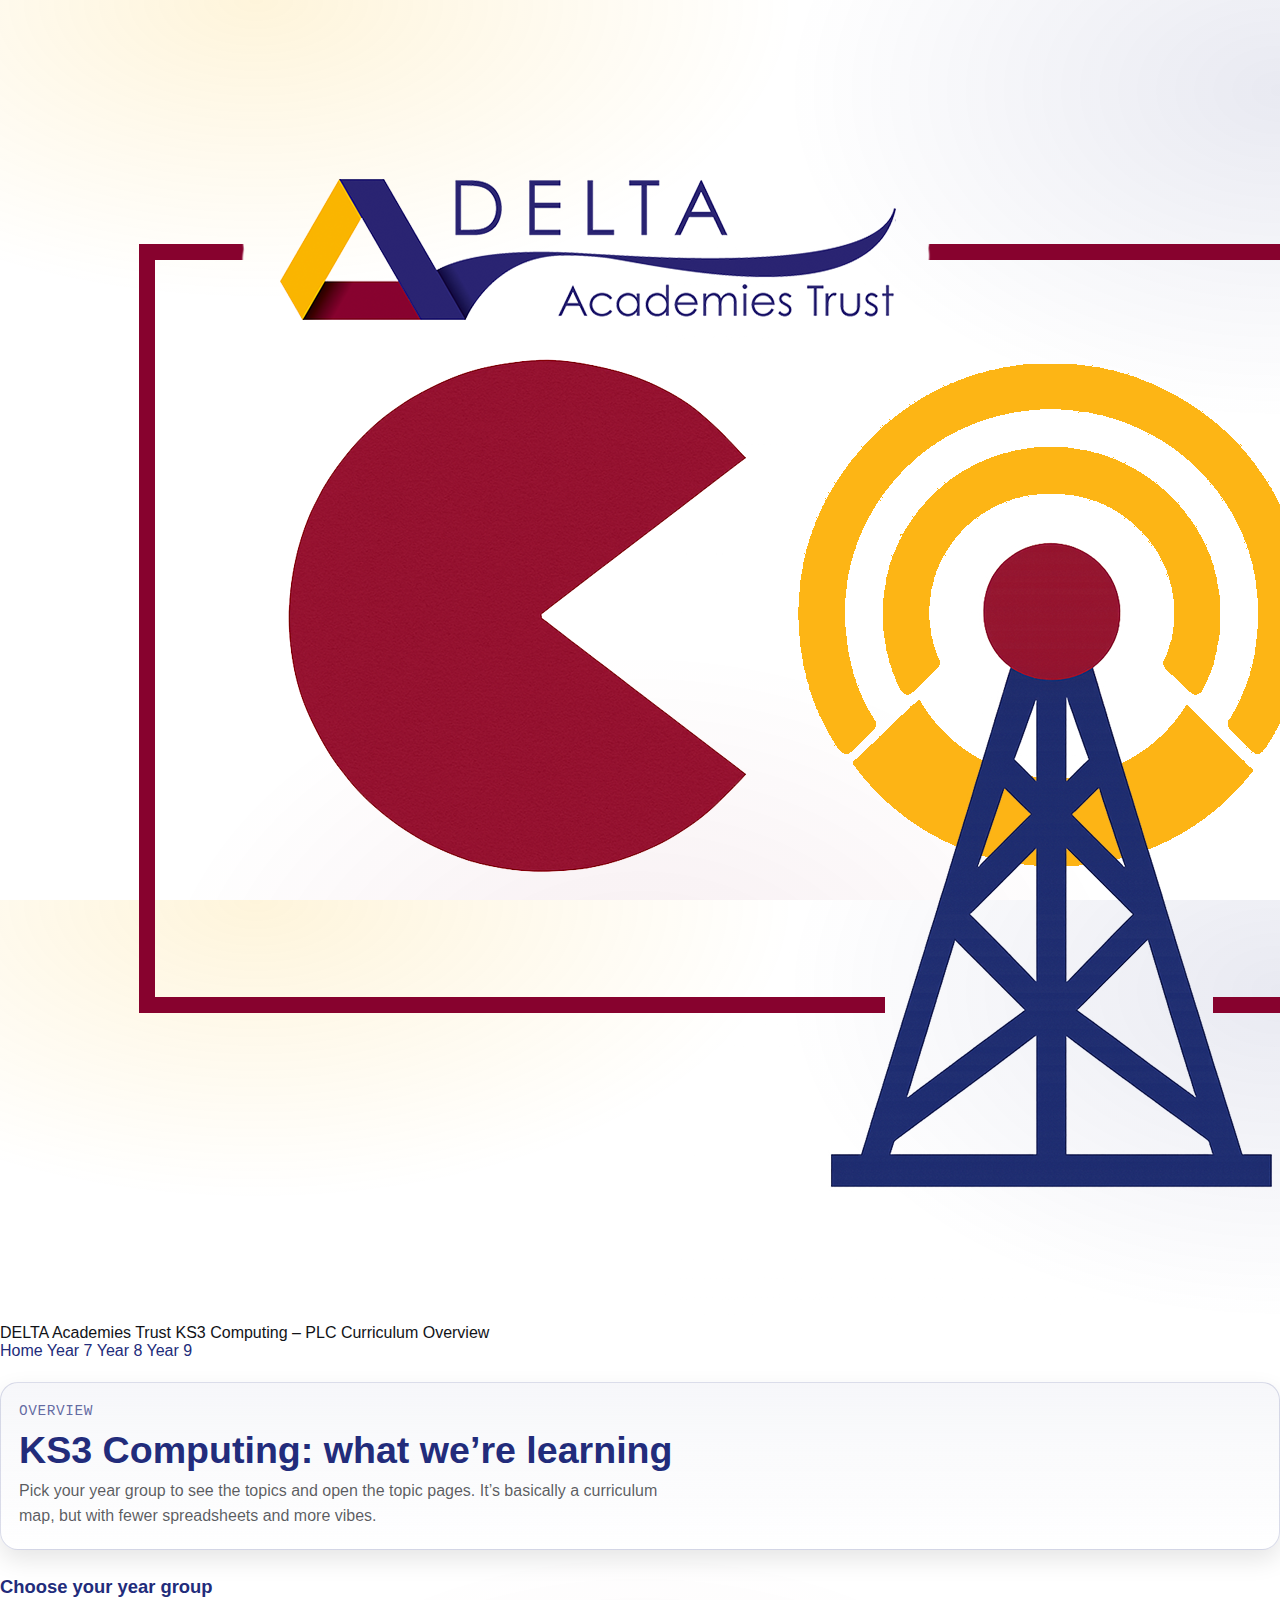
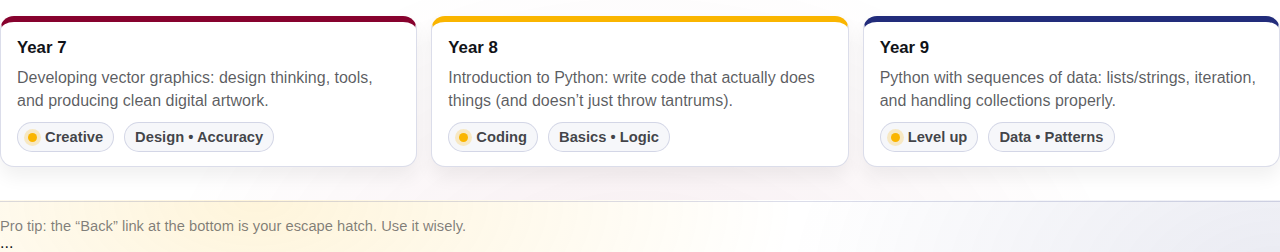
<file: index.html>
<!doctype html>
<html lang="en">
<head>
  <meta charset="utf-8" />
  <meta name="viewport" content="width=device-width,initial-scale=1" />
  <title>KS3 Computing • Overview</title>
  <link rel="stylesheet" href="assets/css/delta.css" />
</head>

<body>
  <div class="page">
    <header>
  <div class="header-inner">
    <div class="brand-block">
      <div class="brand-logo-pill">
        <img src="assets/img/computing.png" alt="Computing logo" class="brand-logo" />
      </div>
      <div class="brand-text">
        DELTA Academies Trust
        <span>KS3 Computing – PLC Curriculum Overview</span>
      </div>
    </div>

    <nav class="main-nav" aria-label="Primary">
      <a href="index.html" class="nav-home">Home</a>
      <a href="year7/index.html" class="nav-y7">Year 7</a>
      <a href="year8/index.html" class="nav-y8">Year 8</a>
      <a href="year9/index.html" class="nav-y9">Year 9</a>
    </nav>
  </div>
</header>

    <main>
      <div class="app-shell">
        <section class="hero">
      <div class="kicker">Overview</div>
      <h1>KS3 Computing: what we’re learning</h1>
      <p class="lede">
        Pick your year group to see the topics and open the topic pages. It’s basically a curriculum map,
        but with fewer spreadsheets and more vibes.
      </p>
    </section>

    <h2 class="section-title">Choose your year group</h2>
    <section class="grid" aria-label="Year groups">
      <a class="card y7-head" href="year7/index.html">
        <h3>Year 7</h3>
        <p>Developing vector graphics: design thinking, tools, and producing clean digital artwork.</p>
        <div class="meta">
          <span class="pill"><span class="dot"></span> Creative</span>
          <span class="pill">Design • Accuracy</span>
        </div>
      </a>

      <a class="card y8-head" href="year8/index.html">
        <h3>Year 8</h3>
        <p>Introduction to Python: write code that actually does things (and doesn’t just throw tantrums).</p>
        <div class="meta">
          <span class="pill"><span class="dot"></span> Coding</span>
          <span class="pill">Basics • Logic</span>
        </div>
      </a>

      <a class="card y9-head" href="year9/index.html">
        <h3>Year 9</h3>
        <p>Python with sequences of data: lists/strings, iteration, and handling collections properly.</p>
        <div class="meta">
          <span class="pill"><span class="dot"></span> Level up</span>
          <span class="pill">Data • Patterns</span>
        </div>
      </a>
    </section>

    <footer class="footer">
      <div>Pro tip: the “Back” link at the bottom is your escape hatch. Use it wisely.</div>
    </footer>
      </div>
    </main>

    <footer>...</footer>
  </div>

  <script src="assets/js/site.js"></script>
  <style>    /* Subtle accents per card (optional, helps scanning) */
    .y7-head { border-top: 6px solid var(--delta-purple); }
    .y8-head { border-top: 6px solid var(--delta-yellow); }
    .y9-head { border-top: 6px solid var(--delta-blue); }</style>
</body>

</html>
</file>
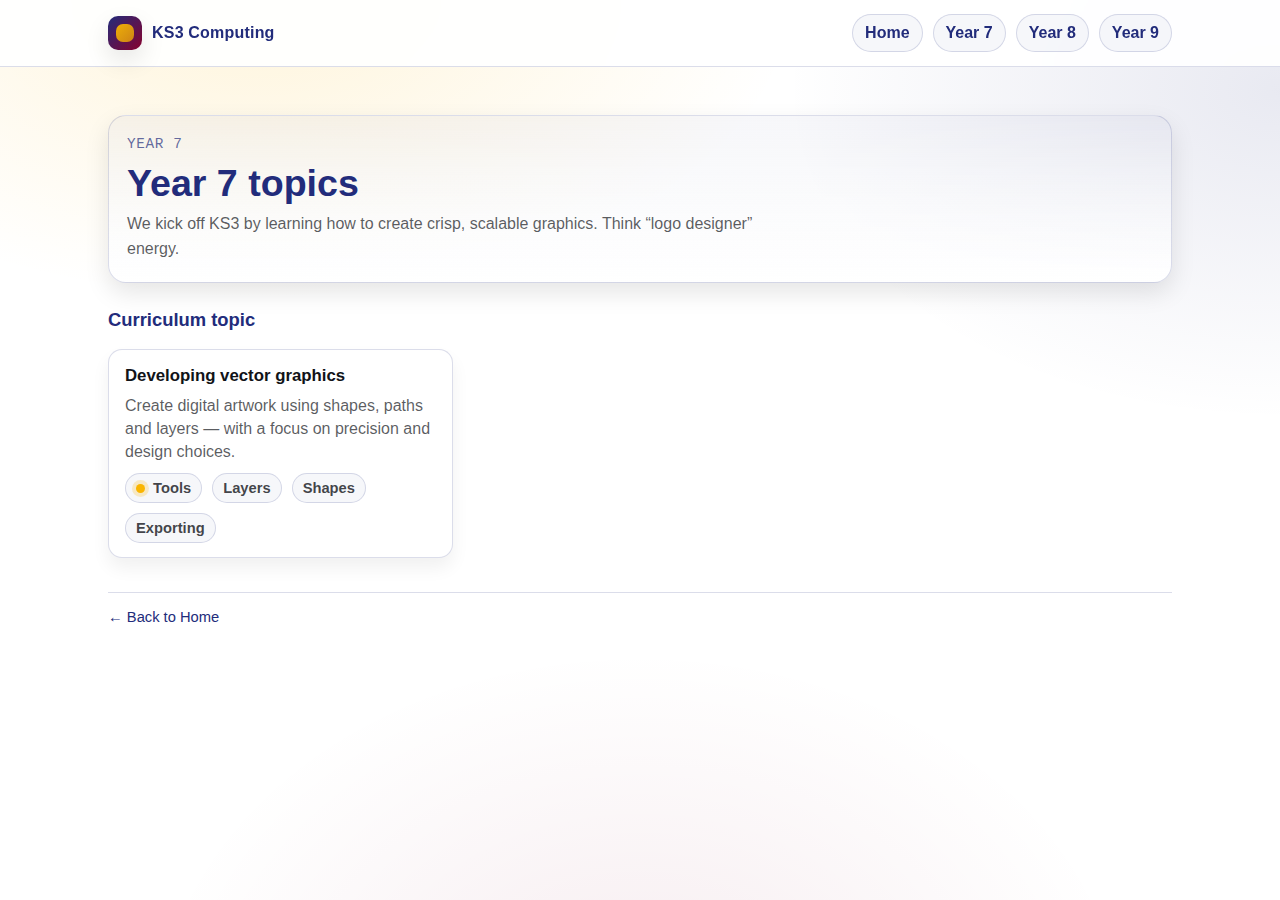
<file: year7/index.html>
<!doctype html>
<html lang="en">
<head>
  <meta charset="utf-8" />
  <meta name="viewport" content="width=device-width,initial-scale=1" />
  <title>Year 7 • KS3 Computing</title>

  <!-- Delta styling -->
  <link rel="stylesheet" href="../assets/css/delta.css" />
</head>

<body>
  <!-- =========================
       Top Navigation Bar
  ========================== -->
  <header class="topbar">
    <div class="topbar-inner">
      <div class="brand">
        <div class="brand-badge" aria-hidden="true"></div>
        <div>KS3 Computing</div>
      </div>

      <nav class="nav" aria-label="Primary">
        <a href="../index.html">Home</a>
        <a href="../year7/index.html">Year 7</a>
        <a href="../year8/index.html">Year 8</a>
        <a href="../year9/index.html">Year 9</a>
      </nav>
    </div>
  </header>

  <!-- =========================
       Main Content
  ========================== -->
  <main class="container">

    <!-- Hero / Overview -->
    <section class="hero">
      <div class="kicker" data-year-kicker>Year 7</div>
      <h1 data-year-title>Year 7 topics</h1>
      <p class="lede" data-year-overview>
        <!-- Loaded from topics.json -->
      </p>
    </section>

    <!-- Topics -->
    <h2 class="section-title">Curriculum topic</h2>

    <section
      class="grid"
      aria-label="Year 7 topics"
      data-topic-grid>
      <!-- Topic cards injected here by topics-loader.js -->
    </section>

    <!-- Footer -->
    <footer class="footer">
      <div>
        <a href="../index.html">← Back to Home</a>
      </div>
    </footer>

  </main>

  <!-- =========================
       Scripts
  ========================== -->
  <script src="../assets/js/site.js"></script>
  <script src="../assets/js/topics-loader.js"></script>

</body>
</html>
</file>
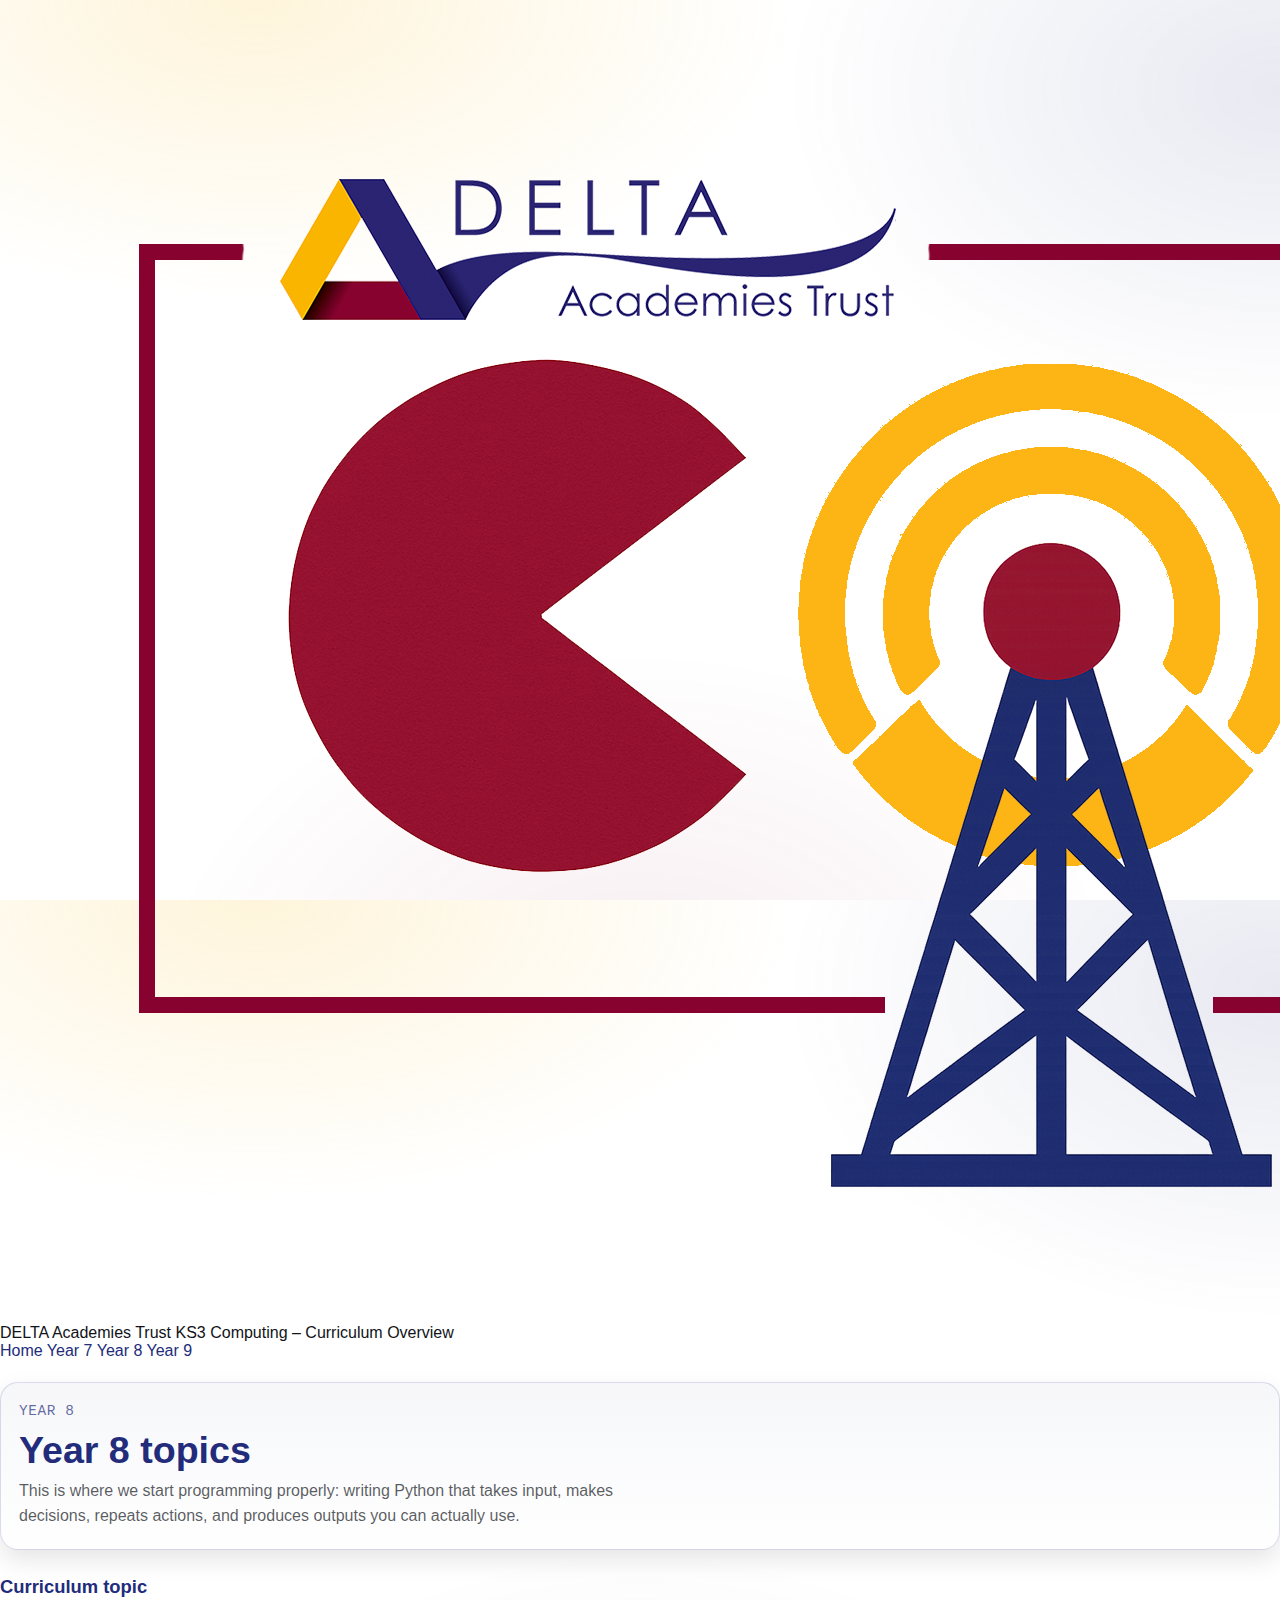
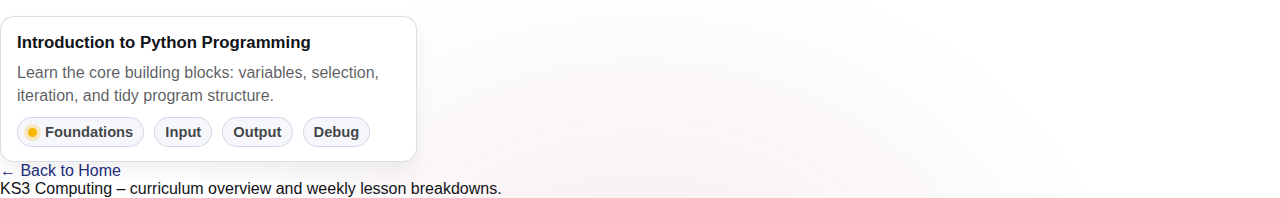
<file: year8/index.html>
<!doctype html>
<html lang="en">
<head>
  <meta charset="utf-8" />
  <meta name="viewport" content="width=device-width,initial-scale=1" />
  <title>Year 8 • KS3 Computing</title>

  <!-- Site styling (Binary Explainers-style template) -->
  <link rel="stylesheet" href="../assets/css/delta.css" />
</head>

<body>
  <div class="page">
    <!-- HEADER (Binary Explainers structure) -->
    <header>
      <div class="header-inner">
        <div class="brand-block">
          <div class="brand-logo-pill">
            <img src="../assets/img/computing.png" alt="Computing logo" class="brand-logo" />
          </div>
          <div class="brand-text">
            DELTA Academies Trust
            <span>KS3 Computing – Curriculum Overview</span>
          </div>
        </div>

        <nav class="main-nav" aria-label="Primary">
          <a href="../index.html" class="nav-home">Home</a>
          <a href="../year7/index.html" class="nav-y7">Year 7</a>
          <a href="../year8/index.html" class="nav-y8">Year 8</a>
          <a href="../year9/index.html" class="nav-y9">Year 9</a>
        </nav>
      </div>
    </header>

    <!-- MAIN -->
    <main>
      <div class="app-shell">
        <!-- Hero / Overview -->
        <section class="hero" aria-label="Year overview">
          <div class="kicker" data-year-kicker>Year 8</div>
          <h1 data-year-title>Year 8 topics</h1>
          <p class="lede" data-year-overview>
            <!-- Loaded from topics.json -->
          </p>
        </section>

        <!-- Topics -->
        <h2 class="section-title">Curriculum topic</h2>

        <section class="grid" aria-label="Year 8 topics" data-topic-grid>
          <!-- Topic cards injected here by topics-loader.js -->
        </section>

        <!-- Optional in-shell back link (keeps footer clean) -->
        <div>
          <a href="../index.html">← Back to Home</a>
        </div>
      </div>
    </main>

    <!-- FOOTER -->
    <footer>
      KS3 Computing – curriculum overview and weekly lesson breakdowns.
    </footer>
  </div>

  <!-- Scripts (keep paths the same for JSON loaders) -->
  <script src="../assets/js/site.js"></script>
  <script src="../assets/js/topics-loader.js"></script>
</body>
</html>
</file>
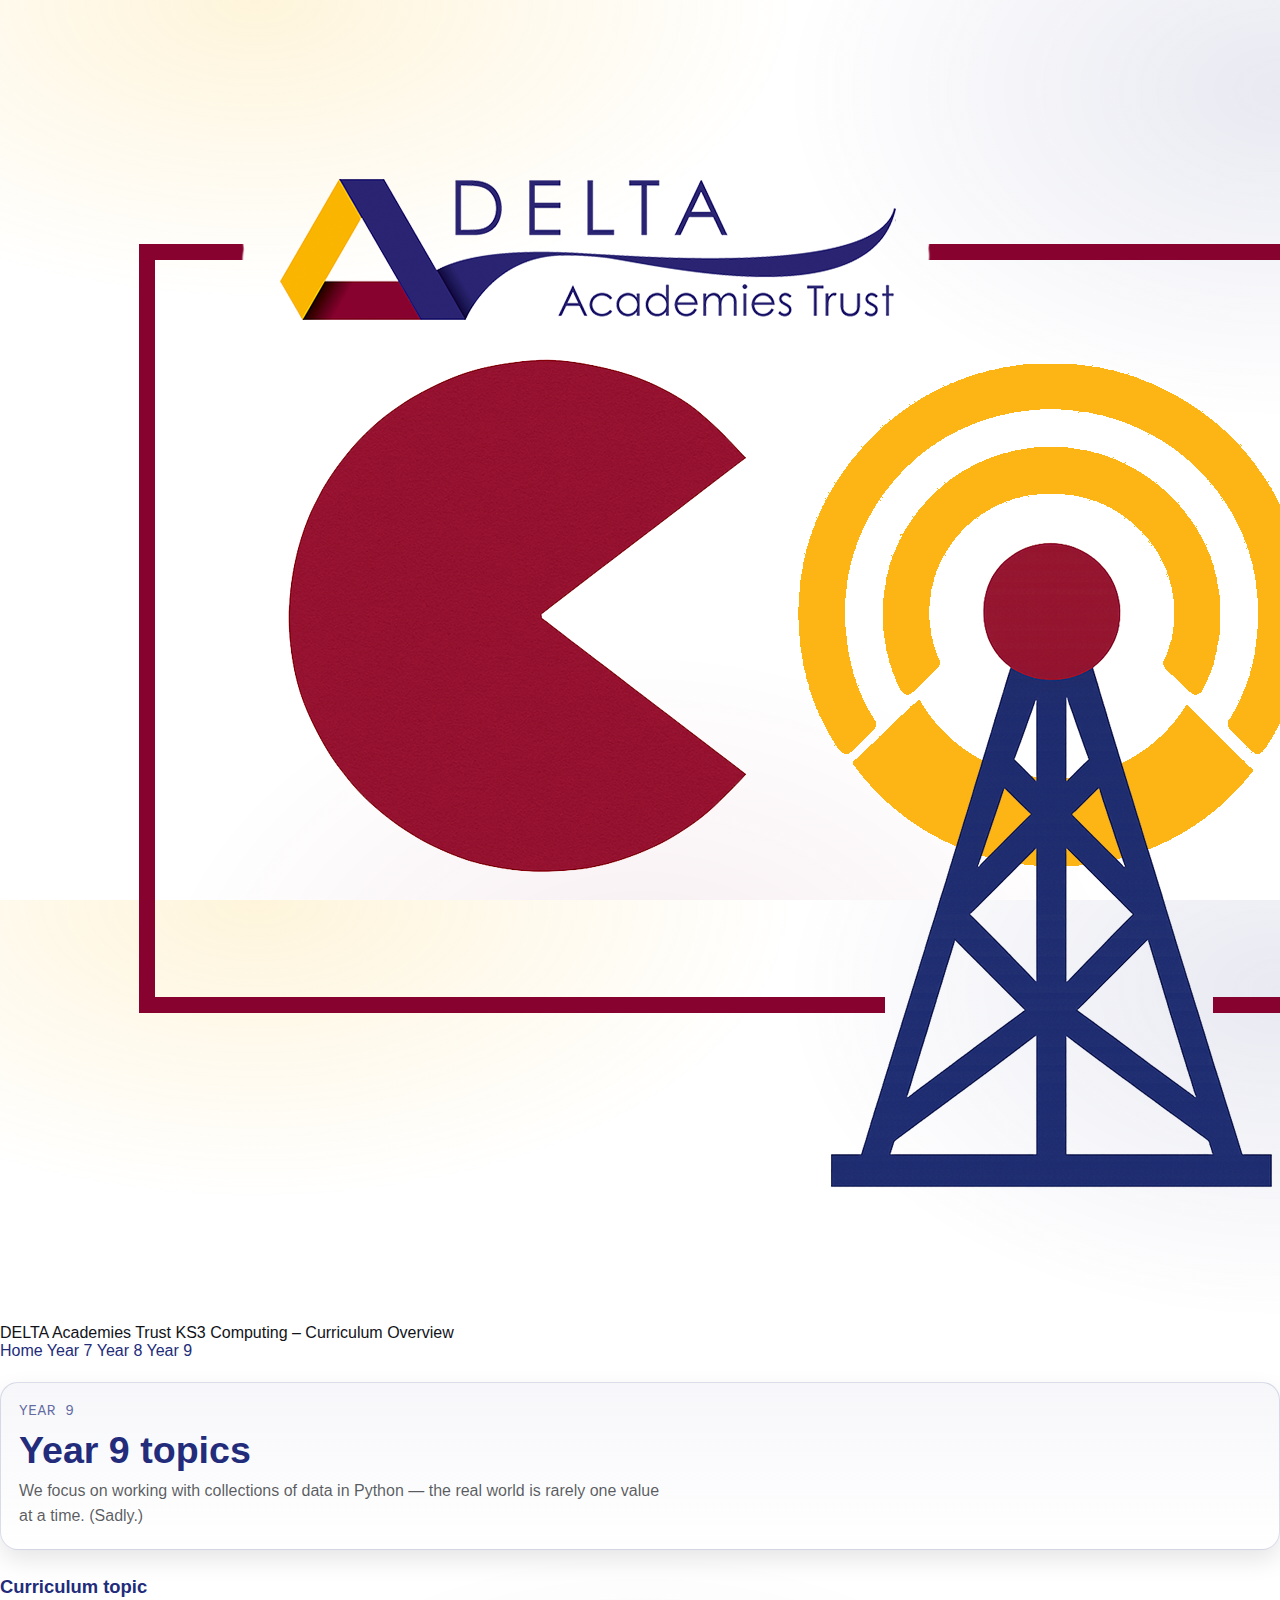
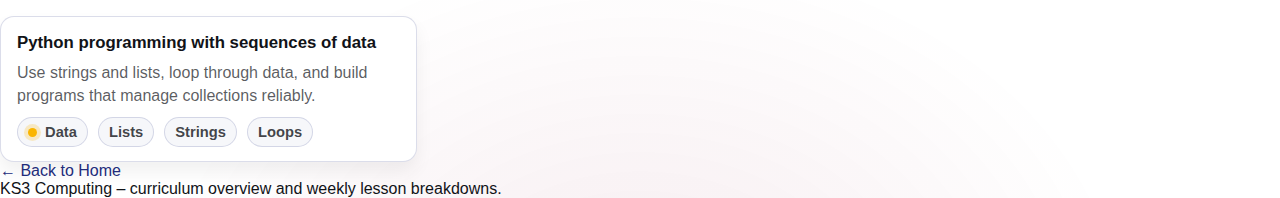
<file: year9/index.html>
<!doctype html>
<html lang="en">
<head>
  <meta charset="utf-8" />
  <meta name="viewport" content="width=device-width,initial-scale=1" />
  <title>Year 9 • KS3 Computing</title>

  <!-- Site styling (Binary Explainers-style template) -->
  <link rel="stylesheet" href="../assets/css/delta.css" />
</head>

<body>
  <div class="page">
    <!-- HEADER (Binary Explainers structure) -->
    <header>
      <div class="header-inner">
        <div class="brand-block">
          <div class="brand-logo-pill">
            <img src="../assets/img/computing.png" alt="Computing logo" class="brand-logo" />
          </div>
          <div class="brand-text">
            DELTA Academies Trust
            <span>KS3 Computing – Curriculum Overview</span>
          </div>
        </div>

        <nav class="main-nav" aria-label="Primary">
          <a href="../index.html" class="nav-home">Home</a>
          <a href="../year7/index.html" class="nav-y7">Year 7</a>
          <a href="../year8/index.html" class="nav-y8">Year 8</a>
          <a href="../year9/index.html" class="nav-y9">Year 9</a>
        </nav>
      </div>
    </header>

    <!-- MAIN -->
    <main>
      <div class="app-shell">
        <!-- Hero / Overview -->
        <section class="hero" aria-label="Year overview">
          <div class="kicker" data-year-kicker>Year 9</div>
          <h1 data-year-title>Year 9 topics</h1>
          <p class="lede" data-year-overview>
            <!-- Loaded from topics.json -->
          </p>
        </section>

        <!-- Topics -->
        <h2 class="section-title">Curriculum topic</h2>

        <section class="grid" aria-label="Year 9 topics" data-topic-grid>
          <!-- Topic cards injected here by topics-loader.js -->
        </section>

        <!-- Optional in-shell back link (keeps footer clean) -->
        <div>
          <a href="../index.html">← Back to Home</a>
        </div>
      </div>
    </main>

    <!-- FOOTER -->
    <footer>
      KS3 Computing – curriculum overview and weekly lesson breakdowns.
    </footer>
  </div>

  <!-- Scripts (keep paths the same for JSON loaders) -->
  <script src="../assets/js/site.js"></script>
  <script src="../assets/js/topics-loader.js"></script>
</body>
</html>
</file>
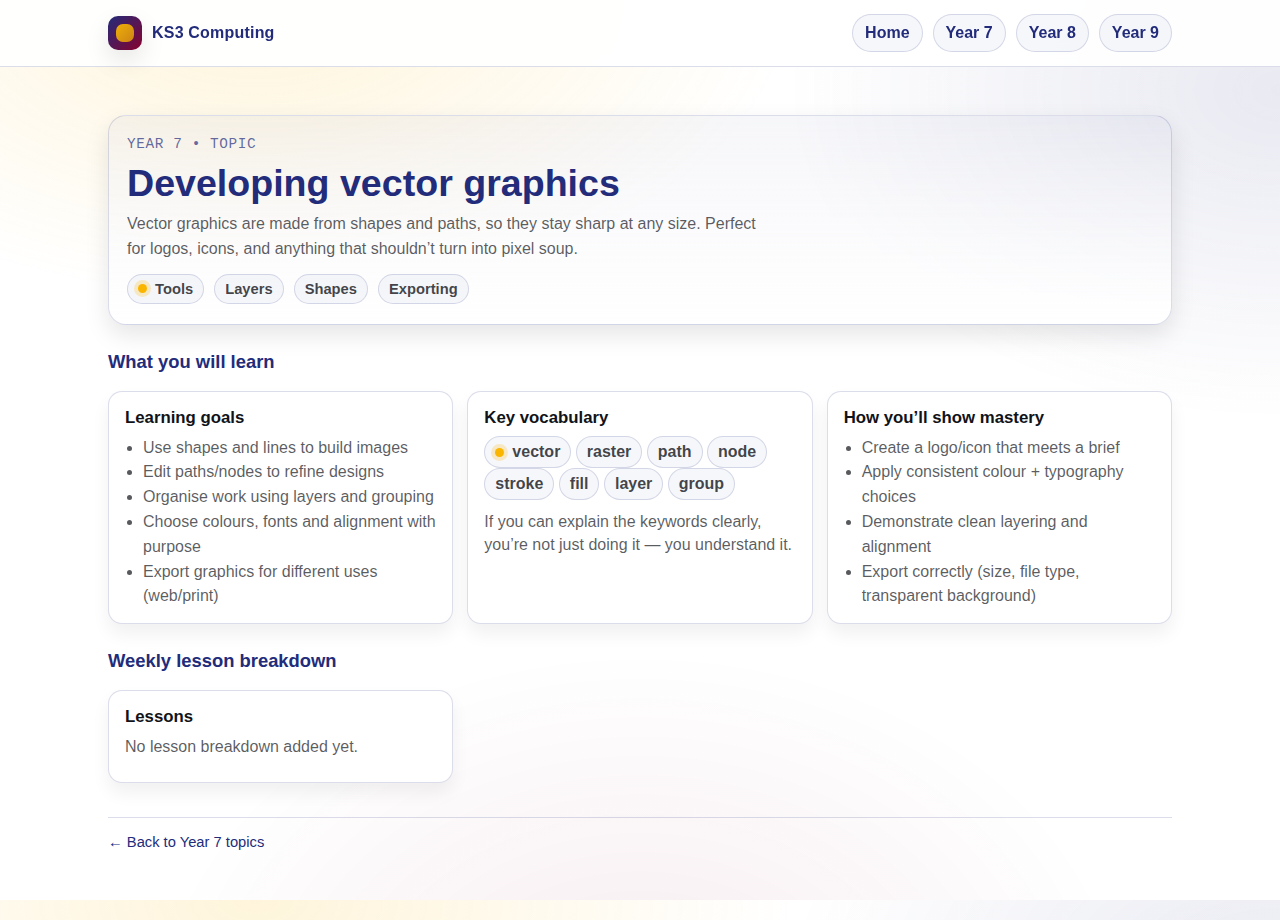
<file: year7/developing-vector-graphics.html>
<!doctype html>
<html lang="en">
<head>
  <meta charset="utf-8" />
  <meta name="viewport" content="width=device-width,initial-scale=1" />
  <title>Year 7 • Topic</title>
  <link rel="stylesheet" href="../assets/css/delta.css" />
</head>
<body>
  <header class="topbar">
    <div class="topbar-inner">
      <div class="brand">
        <div class="brand-badge" aria-hidden="true"></div>
        <div>KS3 Computing</div>
      </div>
      <nav class="nav" aria-label="Primary">
        <a href="../index.html">Home</a>
        <a href="../year7/index.html">Year 7</a>
        <a href="../year8/index.html">Year 8</a>
        <a href="../year9/index.html">Year 9</a>
      </nav>
    </div>
  </header>

  <main class="container">
    <section class="hero">
      <div class="kicker" data-topic-kicker>Year 7 • Topic</div>
      <h1 data-topic-title>Topic title</h1>
      <p class="lede" data-topic-intro></p>
      <div class="meta" style="margin-top:12px;" data-topic-tags></div>
    </section>

    <h2 class="section-title">What you will learn</h2>
    <section class="grid" aria-label="Learning goals">
      <div class="card">
        <h3>Learning goals</h3>
<ul data-learning-goals>
  <li>Loading…</li>
</ul>

      </div>

      <div class="card">
        <h3>Key vocabulary</h3>
        <div data-topic-keywords></div>
        <p class="lede" style="margin-top:10px;">
          If you can explain the keywords clearly, you’re not just doing it — you understand it.
        </p>
      </div>

      <div class="card">
        <h3>How you’ll show mastery</h3>
<ul data-mastery>
  <li>Loading…</li>
</ul>

      </div>
    </section>
	
<h2 class="section-title">Weekly lesson breakdown</h2>

<section class="grid" aria-label="Weekly breakdown" data-lessons-grid>
  <!-- Lesson cards injected here -->
</section>


    <footer class="footer">
      <div><a href="index.html">← Back to Year 7 topics</a></div>
    </footer>
  </main>

  <script src="../assets/js/site.js"></script>
  <script src="../assets/js/topic-page-loader.js"></script>
</body>
</html>
</file>
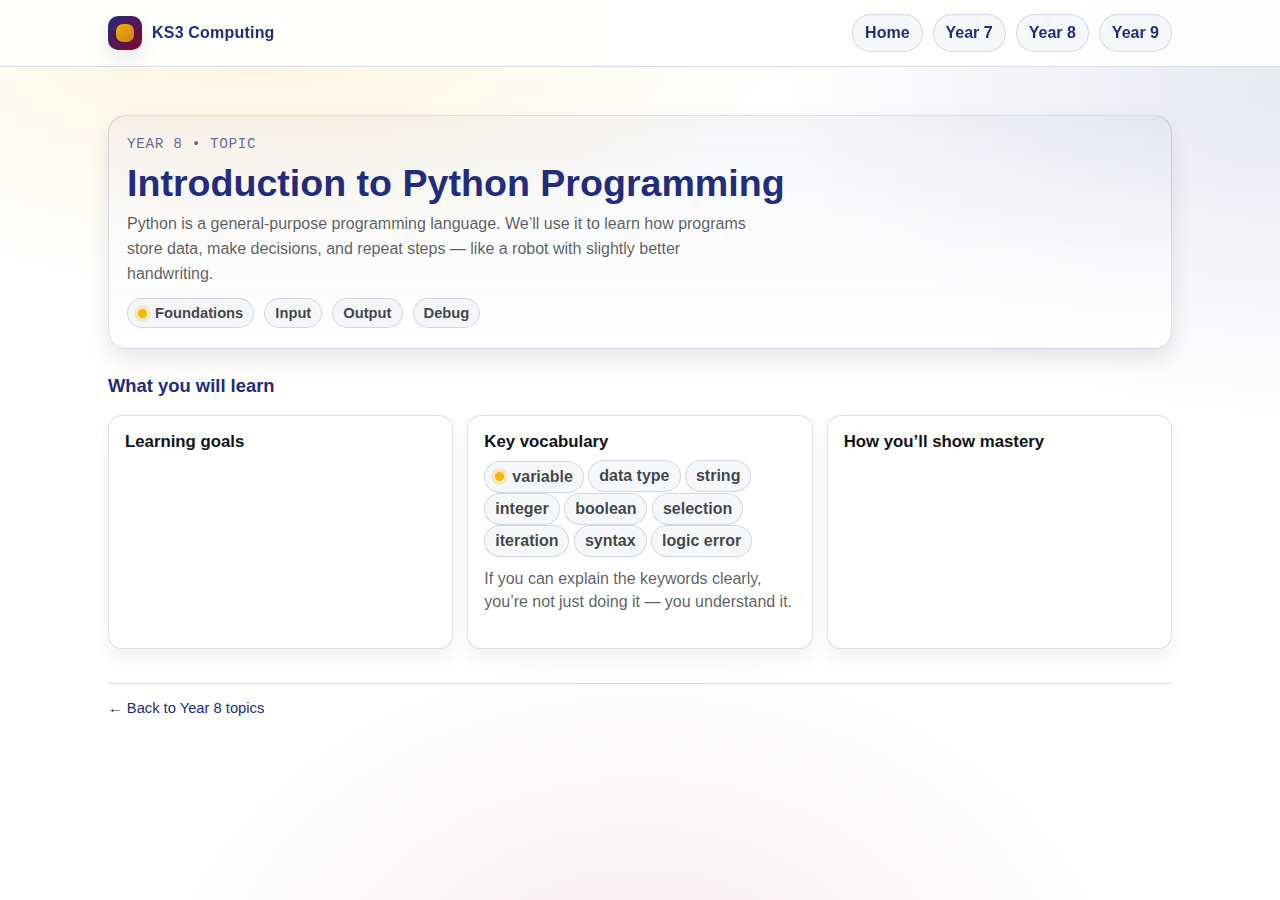
<file: year8/intro-python-programming.html>
<!doctype html>
<html lang="en">
<head>
  <meta charset="utf-8" />
  <meta name="viewport" content="width=device-width,initial-scale=1" />
  <title>Year 8 • Topic</title>
  <link rel="stylesheet" href="../assets/css/delta.css" />
</head>
<body>
  <header class="topbar">
    <div class="topbar-inner">
      <div class="brand">
        <div class="brand-badge" aria-hidden="true"></div>
        <div>KS3 Computing</div>
      </div>
      <nav class="nav" aria-label="Primary">
        <a href="../index.html">Home</a>
        <a href="../year7/index.html">Year 7</a>
        <a href="../year8/index.html">Year 8</a>
        <a href="../year9/index.html">Year 9</a>
      </nav>
    </div>
  </header>

  <main class="container">
    <section class="hero">
      <div class="kicker" data-topic-kicker>Year 8 • Topic</div>
      <h1 data-topic-title>Topic title</h1>
      <p class="lede" data-topic-intro></p>
      <div class="meta" style="margin-top:12px;" data-topic-tags></div>
    </section>

    <h2 class="section-title">What you will learn</h2>
    <section class="grid" aria-label="Learning goals">
      <div class="card">
        <h3>Learning goals</h3>
        <ul data-learning-goals style="margin:0; padding-left: 18px; color: rgba(255,255,255,0.75); line-height:1.55;">
          <li>Loading…</li>
        </ul>
      </div>

      <div class="card">
        <h3>Key vocabulary</h3>
        <div data-topic-keywords></div>
        <p class="lede" style="margin-top:10px;">
          If you can explain the keywords clearly, you’re not just doing it — you understand it.
        </p>
      </div>

      <div class="card">
        <h3>How you’ll show mastery</h3>
        <ul data-mastery style="margin:0; padding-left: 18px; color: rgba(255,255,255,0.75); line-height:1.55;">
          <li>Loading…</li>
        </ul>
      </div>
    </section>

    <footer class="footer">
      <div><a href="index.html">← Back to Year 8 topics</a></div>
    </footer>
  </main>

  <script src="../assets/js/site.js"></script>
  <script src="../assets/js/topic-page-loader.js"></script>
</body>
</html>
</file>
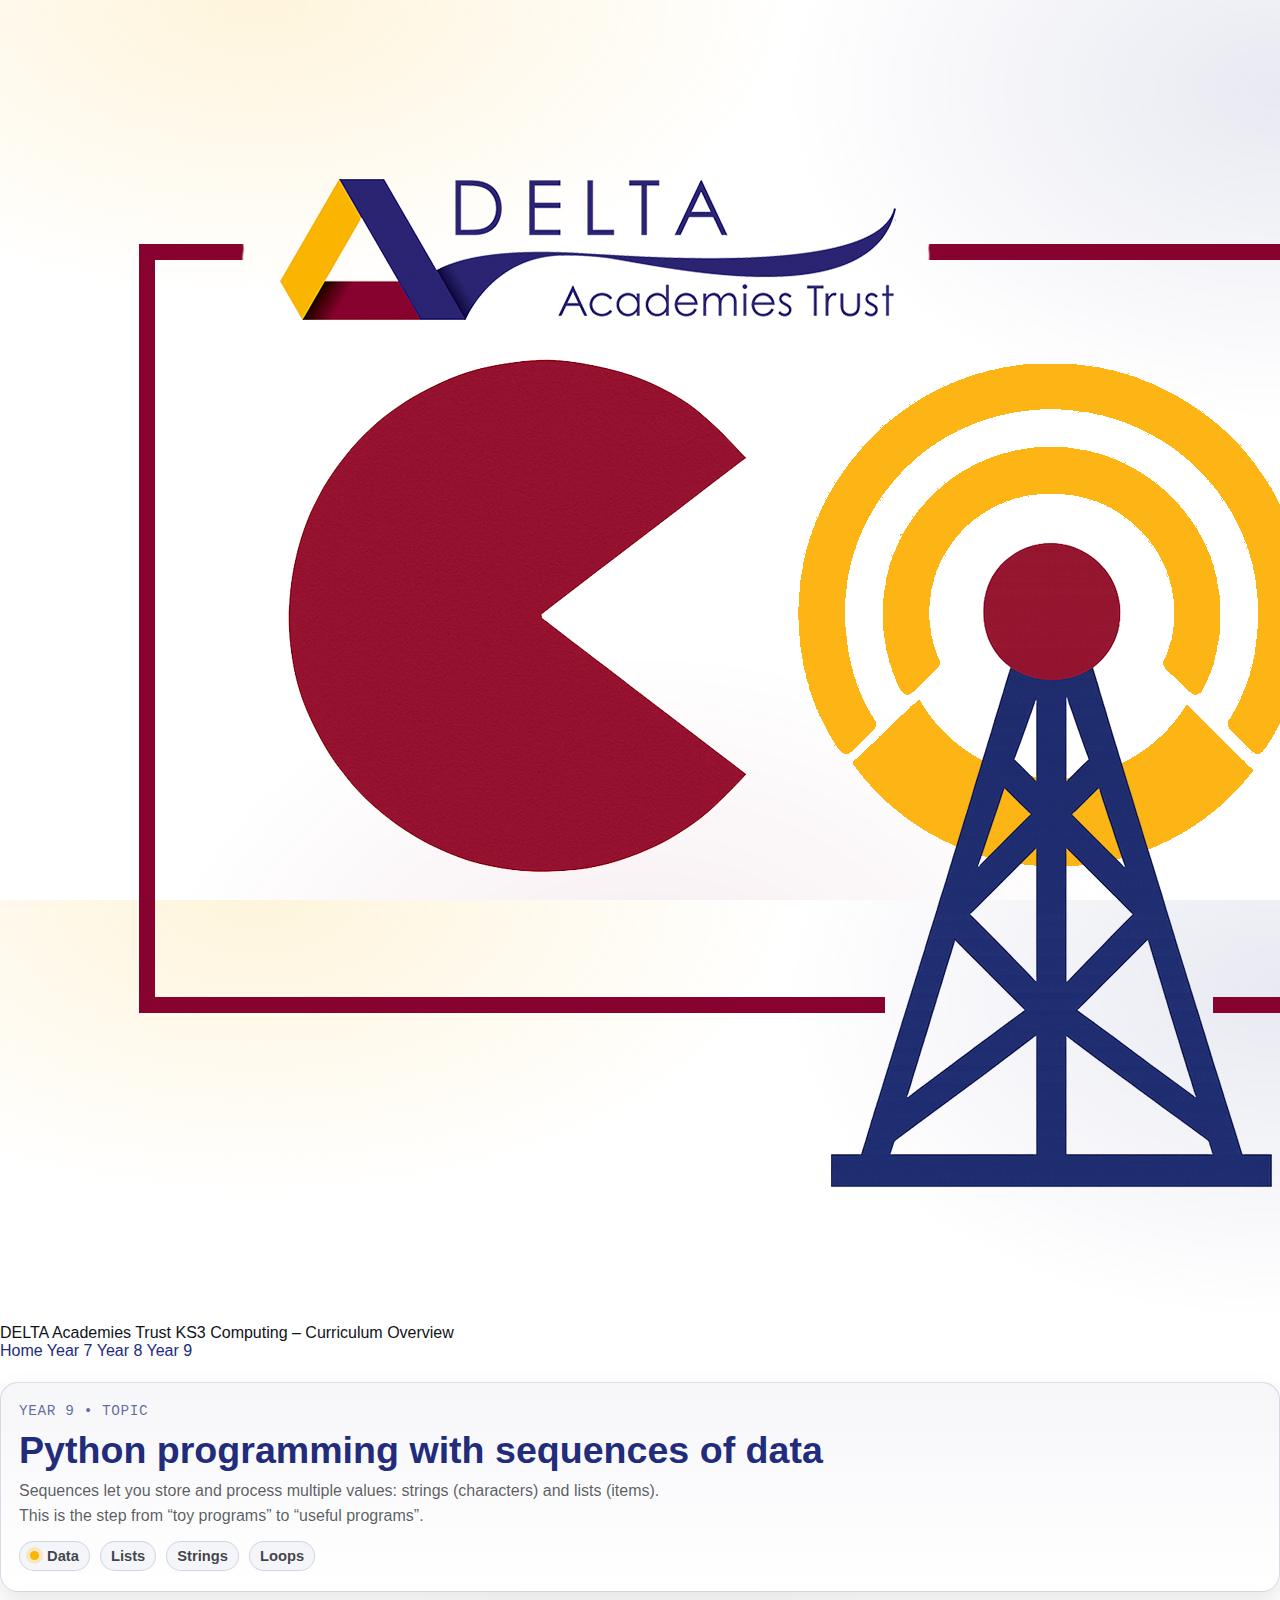
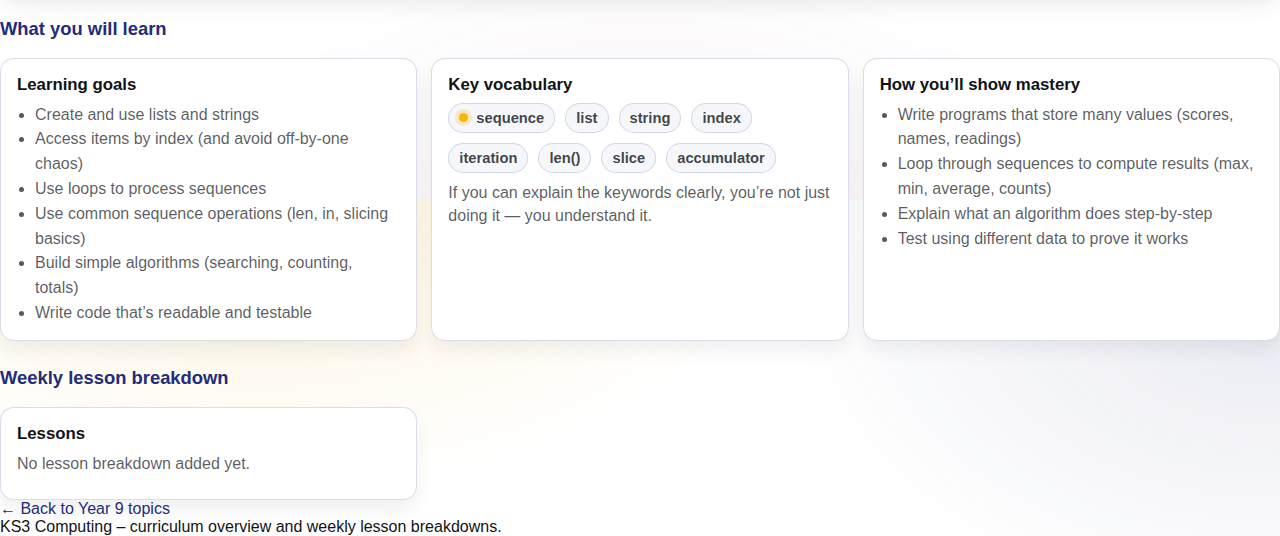
<file: year9/python-sequences-of-data.html>
<!doctype html>
<html lang="en">
<head>
  <meta charset="utf-8" />
  <meta name="viewport" content="width=device-width,initial-scale=1" />
  <title>Year 9 • Python programming with sequences of data</title>

  <!-- Site styling (Binary Explainers-style template) -->
  <link rel="stylesheet" href="../assets/css/delta.css" />
</head>

<body>
  <div class="page">
    <!-- HEADER (Binary Explainers structure) -->
    <header>
      <div class="header-inner">
        <div class="brand-block">
          <div class="brand-logo-pill">
            <img src="../assets/img/computing.png" alt="Computing logo" class="brand-logo" />
          </div>
          <div class="brand-text">
            DELTA Academies Trust
            <span>KS3 Computing – Curriculum Overview</span>
          </div>
        </div>

        <nav class="main-nav" aria-label="Primary">
          <a href="../index.html" class="nav-home">Home</a>
          <a href="../year7/index.html" class="nav-y7">Year 7</a>
          <a href="../year8/index.html" class="nav-y8">Year 8</a>
          <a href="../year9/index.html" class="nav-y9">Year 9</a>
        </nav>
      </div>
    </header>

    <!-- MAIN -->
    <main>
      <div class="app-shell">
        <!-- Topic hero (auto-filled by topic-page-loader.js) -->
        <section class="hero" aria-label="Topic overview">
          <div class="kicker" data-topic-kicker>Year 9 • Topic</div>
          <h1 data-topic-title>Python programming with sequences of data</h1>
          <p class="lede" data-topic-intro></p>
          <div class="meta" style="margin-top: 0.75rem;" data-topic-tags></div>
        </section>

        <!-- What you will learn -->
        <h2 class="section-title">What you will learn</h2>
        <section class="grid" aria-label="Learning goals">
          <div class="card">
            <h3>Learning goals</h3>
            <ul data-learning-goals>
              <li>Loading…</li>
            </ul>
          </div>

          <div class="card">
            <h3>Key vocabulary</h3>
            <div class="meta" data-topic-keywords></div>
            <p class="lede" style="margin-top: 0.5rem;">
              If you can explain the keywords clearly, you’re not just doing it — you understand it.
            </p>
          </div>

          <div class="card">
            <h3>How you’ll show mastery</h3>
            <ul data-mastery>
              <li>Loading…</li>
            </ul>
          </div>
        </section>

        <!-- Weekly breakdown -->
        <h2 class="section-title">Weekly lesson breakdown</h2>
        <section class="grid" aria-label="Weekly breakdown" data-lessons-grid>
          <!-- Lesson cards injected here by topic-page-loader.js -->
        </section>

        <!-- Back link -->
        <div>
          <a href="index.html">← Back to Year 9 topics</a>
        </div>
      </div>
    </main>

    <!-- FOOTER -->
    <footer>
      KS3 Computing – curriculum overview and weekly lesson breakdowns.
    </footer>
  </div>

  <!-- Scripts -->
  <script src="../assets/js/site.js"></script>
  <script src="../assets/js/topic-page-loader.js"></script>
</body>
</html>
</file>
<file: assets/css/delta.css>
/* =========================================================
   Delta Academies Trust aligned styling
   - Colours: Delta Blue #222C7B, Delta Yellow #FAB500, Delta Purple #87022E
   - Typeface: Century Gothic (fallback: Arial)
   Source: Delta Academies Trust Branding Guidelines v1.1
   ========================================================= */

:root{
  /* Brand colours (guidance p.12) */
  --delta-yellow: #FAB500;
  --delta-blue:   #222C7B;
  --delta-purple: #87022E;

  /* Neutrals (guidance p.13) */
  --black: #000000;

  /* UI palette */
  --bg: #ffffff;
  --bg-soft: #f6f7fb;
  --panel: #ffffff;
  --text: #111318;
  --muted: rgba(17,19,24,0.70);
  --faint: rgba(17,19,24,0.55);
  --line: rgba(34,44,123,0.16);      /* subtle Delta Blue line */
  --line-strong: rgba(34,44,123,0.24);

  /* Accents */
  --accent: var(--delta-blue);
  --accent2: var(--delta-purple);
  --highlight: var(--delta-yellow);

  /* Layout */
  --radius: 14px;
  --radius2: 18px;
  --max: 1100px;
  --shadow: 0 10px 24px rgba(0,0,0,0.10);

  /* Typography (guidance p.15/16) */
  --sans: "Century Gothic", "CenturyGothic", Arial, system-ui, -apple-system, Segoe UI, Roboto, Helvetica, sans-serif;
  --mono: ui-monospace, SFMono-Regular, Menlo, Monaco, Consolas, "Liberation Mono", "Courier New", monospace;
}

*{ box-sizing: border-box; }
html,body{ height:100%; }
body{
  margin:0;
  font-family: var(--sans);
  color: var(--text);
  background:
    radial-gradient(900px 500px at 20% 0%, rgba(250,181,0,0.14), transparent 60%),
    radial-gradient(900px 600px at 100% 10%, rgba(34,44,123,0.10), transparent 55%),
    radial-gradient(900px 700px at 50% 115%, rgba(135,2,46,0.08), transparent 55%),
    var(--bg);
}

a{ color: var(--accent); text-decoration: none; }
a:hover{ text-decoration: underline; text-decoration-color: rgba(34,44,123,0.55); }

.container{
  max-width: var(--max);
  margin: 0 auto;
  padding: 26px 18px 70px;
}

/* Top bar */
.topbar{
  position: sticky;
  top: 0;
  z-index: 50;
  background: rgba(255,255,255,0.92);
  backdrop-filter: blur(10px);
  border-bottom: 1px solid var(--line);
}

.topbar-inner{
  max-width: var(--max);
  margin: 0 auto;
  padding: 14px 18px;
  display:flex;
  align-items:center;
  justify-content:space-between;
  gap: 14px;
}

.brand{
  display:flex;
  align-items:center;
  gap: 10px;
  font-weight: 700;
  letter-spacing: 0.2px;
  color: var(--delta-blue);
}

/* Simple brand badge using official colours (not the official logo) */
.brand-badge{
  width: 34px;
  height: 34px;
  border-radius: 10px;
  background: linear-gradient(135deg, var(--delta-blue), var(--delta-purple));
  position: relative;
  box-shadow: var(--shadow);
}
.brand-badge::after{
  content:"";
  position:absolute;
  inset: 8px;
  border-radius: 7px;
  background: linear-gradient(135deg, rgba(250,181,0,0.95), rgba(250,181,0,0.70));
}

/* Nav pills */
.nav{
  display:flex;
  gap: 10px;
  flex-wrap: wrap;
  justify-content: flex-end;
}

.nav a{
  padding: 9px 12px;
  border: 1px solid var(--line);
  border-radius: 999px;
  background: rgba(34,44,123,0.04);
  color: var(--delta-blue);
  font-weight: 600;
}

.nav a.active{
  border-color: rgba(34,44,123,0.35);
  background: rgba(34,44,123,0.10);
  text-decoration: none;
}

/* Hero */
.hero{
  margin-top: 22px;
  padding: 20px 18px;
  border: 1px solid var(--line);
  background: linear-gradient(180deg, rgba(34,44,123,0.04), rgba(255,255,255,0.98));
  border-radius: var(--radius2);
  box-shadow: var(--shadow);
}

.kicker{
  font-family: var(--mono);
  color: rgba(34,44,123,0.70);
  font-size: 0.9rem;
  letter-spacing: 0.6px;
  text-transform: uppercase;
}

h1{
  margin: 10px 0 8px;
  font-size: clamp(1.7rem, 3.2vw, 2.35rem);
  line-height: 1.12;
  color: var(--delta-blue);
}

.lede{
  margin: 0;
  color: var(--muted);
  max-width: 72ch;
  line-height: 1.55;
}

.section-title{
  margin: 26px 0 10px;
  font-size: 1.15rem;
  color: var(--delta-blue);
}

/* Grid + cards */
.grid{
  margin-top: 18px;
  display:grid;
  grid-template-columns: repeat(12, 1fr);
  gap: 14px;
}

.card{
  grid-column: span 12;
  padding: 16px 16px 14px;
  border: 1px solid var(--line);
  background: var(--panel);
  border-radius: var(--radius);
  box-shadow: 0 10px 18px rgba(0,0,0,0.06);
  transition: transform 120ms ease, box-shadow 120ms ease, border-color 120ms ease;
  color: inherit;
}

.card:hover{
  transform: translateY(-2px);
  border-color: var(--line-strong);
  box-shadow: 0 14px 22px rgba(0,0,0,0.10);
  text-decoration: none;
}

.card h3{
  margin: 0 0 8px;
  font-size: 1.05rem;
  color: var(--text);
}

.card p{
  margin: 0 0 10px;
  color: var(--muted);
  line-height: 1.45;
}

/* Meta pills */
.meta{
  display:flex;
  gap: 10px;
  flex-wrap: wrap;
  align-items:center;
  color: var(--faint);
  font-size: 0.92rem;
}

.pill{
  display:inline-flex;
  align-items:center;
  gap: 8px;
  padding: 6px 10px;
  border-radius: 999px;
  border: 1px solid var(--line);
  background: rgba(34,44,123,0.04);
  color: rgba(17,19,24,0.80);
  font-weight: 600;
}

.pill .dot{
  width: 9px;
  height: 9px;
  border-radius: 999px;
  background: var(--delta-yellow);
  box-shadow: 0 0 0 4px rgba(250,181,0,0.22);
}

/* Lists inside cards */
.card ul{
  margin: 0;
  padding-left: 18px;
  color: var(--muted);
  line-height: 1.55;
}

/* Footer */
.footer{
  margin-top: 34px;
  padding-top: 16px;
  border-top: 1px solid var(--line);
  color: var(--faint);
  font-size: 0.92rem;
}

@media (min-width: 720px){
  .card{ grid-column: span 6; }
}
@media (min-width: 980px){
  .card{ grid-column: span 4; }
}
</file>
